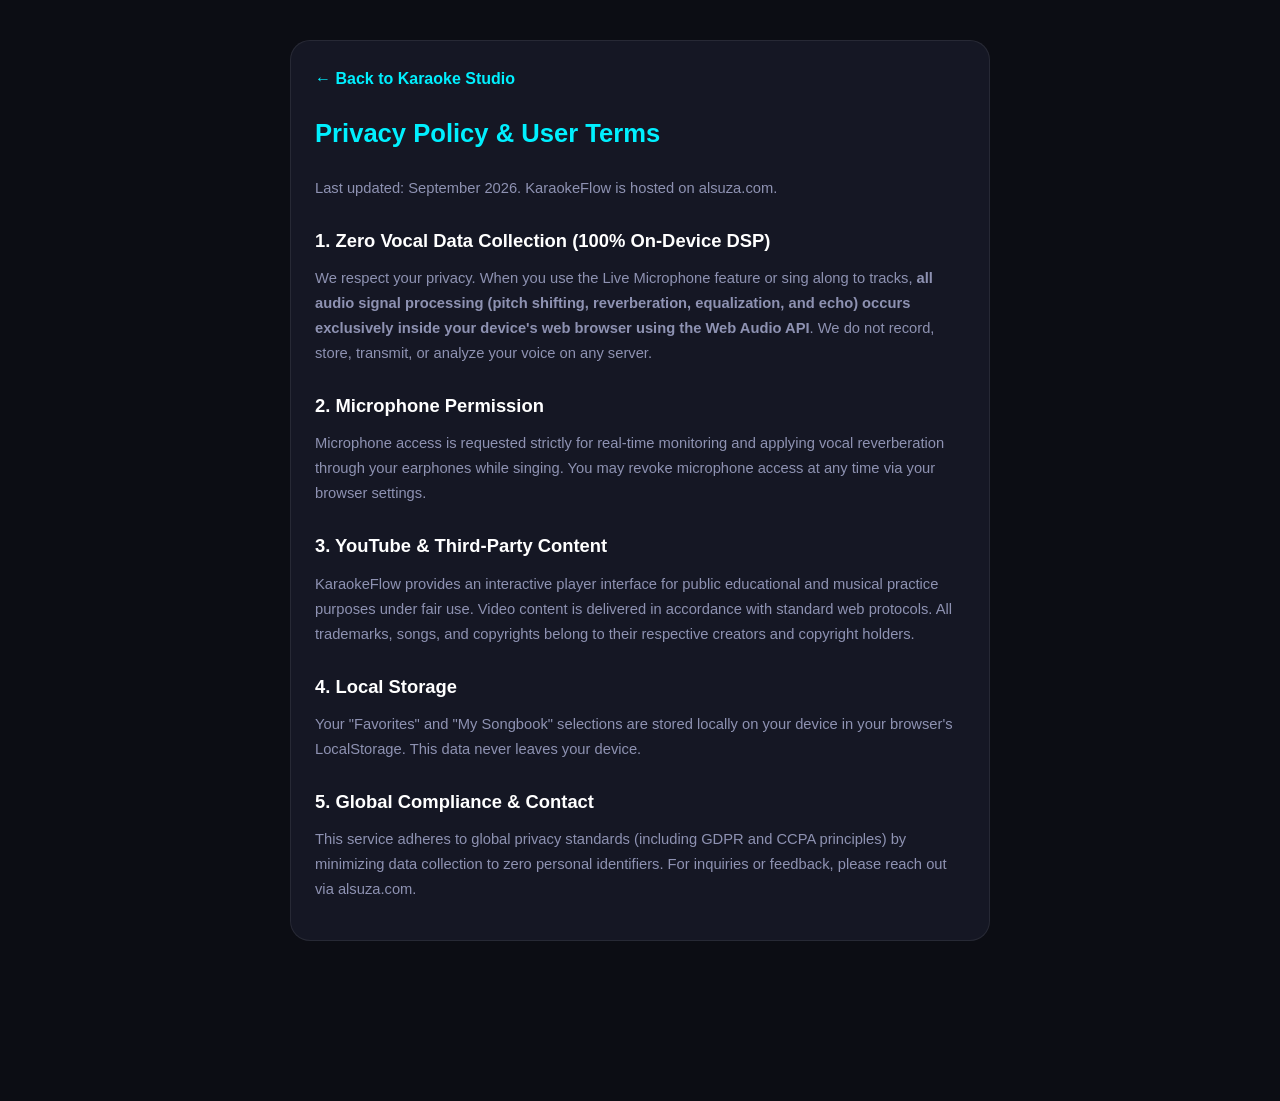
<file: frontend/privacy.html>
<!DOCTYPE html>
<html lang="en">
<head>
    <meta charset="UTF-8">
    <meta name="viewport" content="width=device-width, initial-scale=1.0">
    <title>Privacy Policy & Terms - KaraokeFlow</title>
    <link rel="stylesheet" href="css/style.css">
    <style>
        .doc-body {
            max-width: 700px;
            margin: 40px auto;
            padding: 24px;
            background: var(--bg-card);
            border-radius: var(--radius-lg);
            border: 1px solid var(--border);
            line-height: 1.7;
        }
        .doc-body h1 { margin-bottom: 20px; font-size: 1.6rem; color: var(--primary); }
        .doc-body h2 { margin-top: 24px; margin-bottom: 10px; font-size: 1.15rem; color: #fff; }
        .doc-body p { margin-bottom: 14px; color: var(--text-muted); font-size: 0.92rem; }
        .doc-body ul { margin-left: 20px; margin-bottom: 16px; color: var(--text-muted); font-size: 0.92rem; }
        .doc-body li { margin-bottom: 6px; }
        .back-link { display: inline-block; margin-bottom: 20px; color: var(--primary); text-decoration: none; font-weight: 600; }
    </style>
</head>
<body>
    <div class="doc-body">
        <a href="/" class="back-link">&larr; Back to Karaoke Studio</a>
        <h1>Privacy Policy & User Terms</h1>
        <p>Last updated: September 2026. KaraokeFlow is hosted on alsuza.com.</p>

        <h2>1. Zero Vocal Data Collection (100% On-Device DSP)</h2>
        <p>We respect your privacy. When you use the Live Microphone feature or sing along to tracks, <strong>all audio signal processing (pitch shifting, reverberation, equalization, and echo) occurs exclusively inside your device's web browser using the Web Audio API</strong>. We do not record, store, transmit, or analyze your voice on any server.</p>

        <h2>2. Microphone Permission</h2>
        <p>Microphone access is requested strictly for real-time monitoring and applying vocal reverberation through your earphones while singing. You may revoke microphone access at any time via your browser settings.</p>

        <h2>3. YouTube & Third-Party Content</h2>
        <p>KaraokeFlow provides an interactive player interface for public educational and musical practice purposes under fair use. Video content is delivered in accordance with standard web protocols. All trademarks, songs, and copyrights belong to their respective creators and copyright holders.</p>

        <h2>4. Local Storage</h2>
        <p>Your "Favorites" and "My Songbook" selections are stored locally on your device in your browser's LocalStorage. This data never leaves your device.</p>

        <h2>5. Global Compliance & Contact</h2>
        <p>This service adheres to global privacy standards (including GDPR and CCPA principles) by minimizing data collection to zero personal identifiers. For inquiries or feedback, please reach out via alsuza.com.</p>
    </div>
</body>
</html>
</file>
<file: frontend/css/style.css>
:root {
    --bg-main: #0c0d14;
    --bg-card: #151724;
    --bg-surface: #1e2133;
    --bg-surface-hover: #282c44;
    --primary: #00F0FF;
    --primary-glow: rgba(0, 240, 255, 0.4);
    --accent: #FF007F;
    --accent-glow: rgba(255, 0, 127, 0.4);
    --purple: #8B5CF6;
    --text-main: #FFFFFF;
    --text-muted: #8E92B2;
    --border: rgba(255, 255, 255, 0.08);
    --border-glow: rgba(0, 240, 255, 0.25);
    --radius-sm: 8px;
    --radius-md: 14px;
    --radius-lg: 20px;
    --font: -apple-system, BlinkMacSystemFont, 'Segoe UI', Roboto, Helvetica, Arial, sans-serif;
}

* {
    box-sizing: border-box;
    margin: 0;
    padding: 0;
    -webkit-tap-highlight-color: transparent;
}

body {
    background-color: var(--bg-main);
    color: var(--text-main);
    font-family: var(--font);
    line-height: 1.5;
    min-height: 100vh;
    padding-bottom: 120px; /* Space for fixed bottom player */
    overflow-x: hidden;
}

/* Header */
.app-header {
    position: sticky;
    top: 0;
    z-index: 50;
    display: flex;
    justify-content: space-between;
    align-items: center;
    padding: 12px 18px;
    background: rgba(12, 13, 20, 0.88);
    backdrop-filter: blur(14px);
    border-bottom: 1px solid var(--border);
}

.logo-group {
    display: flex;
    align-items: center;
    gap: 8px;
}

.logo-group h1 {
    font-size: 1.25rem;
    font-weight: 800;
    letter-spacing: -0.5px;
    background: linear-gradient(135deg, var(--primary), var(--accent));
    -webkit-background-clip: text;
    -webkit-text-fill-color: transparent;
}

.header-actions {
    display: flex;
    gap: 8px;
}

/* Buttons */
.btn-primary, .btn-secondary, .sing-btn, .icon-btn {
    display: inline-flex;
    align-items: center;
    justify-content: center;
    gap: 6px;
    border: none;
    cursor: pointer;
    font-weight: 600;
    transition: all 0.2s ease;
    border-radius: var(--radius-sm);
}

.btn-primary {
    background: linear-gradient(135deg, var(--primary), #00A3FF);
    color: #000;
    padding: 8px 14px;
    box-shadow: 0 4px 14px var(--primary-glow);
}

.btn-primary:active {
    transform: scale(0.96);
}

.btn-secondary {
    background: var(--bg-surface);
    color: var(--text-main);
    border: 1px solid var(--border);
    padding: 8px 12px;
}

.btn-secondary:active {
    background: var(--bg-surface-hover);
}

.icon-btn {
    background: var(--bg-surface);
    color: var(--text-main);
    border: 1px solid var(--border);
    width: 38px;
    height: 38px;
    border-radius: 50%;
}

.icon-btn.active {
    color: var(--accent);
    border-color: var(--accent);
    box-shadow: 0 0 10px var(--accent-glow);
}

.sing-btn {
    background: linear-gradient(135deg, var(--accent), #FF3366);
    color: #fff;
    padding: 6px 14px;
    border-radius: 20px;
    font-size: 0.85rem;
    box-shadow: 0 4px 12px var(--accent-glow);
}

/* App Container */
.app-container {
    max-width: 800px;
    margin: 0 auto;
    padding: 16px;
}

/* Stage Area (Video + Canvas) */
.stage-section {
    background: var(--bg-card);
    border-radius: var(--radius-lg);
    border: 1px solid var(--border);
    overflow: hidden;
    margin-bottom: 20px;
    box-shadow: 0 8px 30px rgba(0, 0, 0, 0.4);
}

.video-wrapper {
    position: relative;
    width: 100%;
    padding-top: 56.25%; /* 16:9 Aspect Ratio */
    background: #000;
}

.video-wrapper iframe, #yt-player-container {
    position: absolute;
    top: 0;
    left: 0;
    width: 100%;
    height: 100%;
}

.autoplay-overlay {
    position: absolute;
    top: 0;
    left: 0;
    right: 0;
    bottom: 0;
    background: rgba(12, 13, 20, 0.88);
    display: flex;
    flex-direction: column;
    align-items: center;
    justify-content: center;
    z-index: 20;
    backdrop-filter: blur(6px);
}

.tap-to-play-btn {
    background: linear-gradient(135deg, var(--primary), var(--accent));
    color: #000;
    border: none;
    padding: 14px 28px;
    border-radius: 30px;
    font-size: 1rem;
    font-weight: 800;
    display: flex;
    align-items: center;
    gap: 10px;
    cursor: pointer;
    box-shadow: 0 0 24px var(--primary-glow);
    animation: pulseAnim 1.5s infinite;
}

.visualizer-wrapper {
    width: 100%;
    height: 34px;
    background: #08090f;
    border-top: 1px solid var(--border);
}

#visualizer-canvas {
    width: 100%;
    height: 100%;
    display: block;
}

/* Studio DSP Control Board */
.dsp-board {
    background: var(--bg-card);
    border-radius: var(--radius-lg);
    border: 1px solid var(--border);
    padding: 16px;
    margin-bottom: 20px;
}

.dsp-header {
    display: flex;
    justify-content: space-between;
    align-items: center;
    margin-bottom: 14px;
    padding-bottom: 8px;
    border-bottom: 1px solid var(--border);
}

.dsp-title {
    font-size: 1rem;
    font-weight: 700;
    color: var(--primary);
    display: flex;
    align-items: center;
    gap: 6px;
}

.dsp-grid {
    display: grid;
    grid-template-columns: 1fr;
    gap: 16px;
}

@media (min-width: 600px) {
    .dsp-grid {
        grid-template-columns: 1fr 1fr;
    }
}

/* Control Cards */
.control-card {
    background: var(--bg-surface);
    border-radius: var(--radius-md);
    border: 1px solid var(--border);
    padding: 14px;
}

.control-card-header {
    display: flex;
    justify-content: space-between;
    align-items: center;
    margin-bottom: 10px;
}

.control-label {
    font-size: 0.85rem;
    font-weight: 600;
    color: var(--text-muted);
}

.control-badge {
    padding: 2px 8px;
    border-radius: 10px;
    font-size: 0.8rem;
    font-weight: 700;
}

.control-badge.neutral {
    background: rgba(255, 255, 255, 0.1);
    color: #fff;
}

.control-badge.sharp {
    background: rgba(0, 240, 255, 0.2);
    color: var(--primary);
}

.control-badge.flat {
    background: rgba(255, 0, 127, 0.2);
    color: var(--accent);
}

/* Pitch Quick Steppers */
.pitch-stepper {
    display: flex;
    gap: 10px;
    margin-bottom: 10px;
}

.step-btn {
    flex: 1;
    background: var(--bg-surface-hover);
    color: #fff;
    border: 1px solid var(--border);
    padding: 10px;
    font-size: 1.1rem;
    font-weight: 700;
    border-radius: var(--radius-sm);
    cursor: pointer;
    transition: background 0.2s;
}

.step-btn:active {
    background: var(--primary);
    color: #000;
}

/* Presets & Chips */
.presets-group {
    display: flex;
    flex-wrap: wrap;
    gap: 6px;
    margin-bottom: 10px;
}

.reverb-preset-btn {
    background: var(--bg-surface-hover);
    color: var(--text-muted);
    border: 1px solid var(--border);
    padding: 5px 10px;
    border-radius: 12px;
    font-size: 0.75rem;
    font-weight: 600;
    cursor: pointer;
}

.reverb-preset-btn.active {
    background: var(--purple);
    color: #fff;
    border-color: var(--purple);
    box-shadow: 0 0 10px rgba(139, 92, 246, 0.4);
}

/* Sliders */
.slider-group {
    display: flex;
    align-items: center;
    gap: 10px;
    margin-top: 6px;
}

.slider-group span {
    font-size: 0.75rem;
    color: var(--text-muted);
    min-width: 40px;
}

.custom-range {
    flex: 1;
    -webkit-appearance: none;
    height: 6px;
    background: var(--bg-surface-hover);
    border-radius: 4px;
    outline: none;
}

.custom-range::-webkit-slider-thumb {
    -webkit-appearance: none;
    width: 18px;
    height: 18px;
    border-radius: 50%;
    background: var(--primary);
    box-shadow: 0 0 8px var(--primary-glow);
    cursor: pointer;
}

/* Badges */
.badge {
    font-size: 0.7rem;
    font-weight: 700;
    padding: 2px 8px;
    border-radius: 10px;
}

.badge.off {
    background: rgba(255, 255, 255, 0.1);
    color: var(--text-muted);
}

.badge.on {
    background: rgba(0, 240, 255, 0.2);
    color: var(--primary);
}

.badge.live {
    background: rgba(255, 0, 127, 0.2);
    color: var(--accent);
}

.pulse {
    animation: pulseAnim 1.5s infinite;
}

@keyframes pulseAnim {
    0% { opacity: 1; }
    50% { opacity: 0.4; }
    100% { opacity: 1; }
}

/* Search Section */
.search-section {
    margin-bottom: 20px;
}

.search-bar-wrap {
    display: flex;
    gap: 8px;
    margin-bottom: 12px;
}

.search-input-box {
    flex: 1;
    display: flex;
    align-items: center;
    background: var(--bg-card);
    border: 1px solid var(--border);
    border-radius: var(--radius-md);
    padding: 0 12px;
    transition: border-color 0.2s;
}

.search-input-box:focus-within {
    border-color: var(--primary);
    box-shadow: 0 0 10px var(--primary-glow);
}

.search-input-box svg {
    color: var(--text-muted);
    margin-right: 8px;
}

.search-input-box input {
    flex: 1;
    background: transparent;
    border: none;
    color: #fff;
    font-size: 0.95rem;
    padding: 12px 0;
    outline: none;
}

.search-filter-row {
    display: flex;
    justify-content: space-between;
    align-items: center;
    margin-bottom: 10px;
}

.toggle-wrap {
    display: flex;
    align-items: center;
    gap: 8px;
    font-size: 0.8rem;
    color: var(--text-muted);
    cursor: pointer;
}

/* Genre Chips Horizontal Scroll */
.chips-container {
    display: flex;
    gap: 8px;
    overflow-x: auto;
    padding-bottom: 6px;
    scrollbar-width: none;
}

.chips-container::-webkit-scrollbar {
    display: none;
}

.chip {
    white-space: nowrap;
    background: var(--bg-card);
    border: 1px solid var(--border);
    color: var(--text-muted);
    padding: 6px 14px;
    border-radius: 20px;
    font-size: 0.8rem;
    font-weight: 600;
    cursor: pointer;
    transition: all 0.2s;
}

.chip.active {
    background: var(--primary);
    color: #000;
    border-color: var(--primary);
    box-shadow: 0 2px 10px var(--primary-glow);
}

/* Song Results List */
.song-list {
    display: flex;
    flex-direction: column;
    gap: 10px;
}

.song-card {
    display: flex;
    align-items: center;
    gap: 12px;
    background: var(--bg-card);
    border: 1px solid var(--border);
    border-radius: var(--radius-md);
    padding: 8px;
    cursor: pointer;
    transition: transform 0.15s, border-color 0.15s;
}

.song-card:active {
    transform: scale(0.99);
}

.song-card.now-playing {
    border-color: var(--primary);
    background: linear-gradient(90deg, rgba(0, 240, 255, 0.05), var(--bg-card));
}

.song-thumb-container {
    position: relative;
    width: 80px;
    height: 52px;
    border-radius: var(--radius-sm);
    overflow: hidden;
    flex-shrink: 0;
    background: #000;
}

.song-thumb {
    width: 100%;
    height: 100%;
    object-fit: cover;
}

.song-duration {
    position: absolute;
    bottom: 2px;
    right: 4px;
    background: rgba(0, 0, 0, 0.75);
    font-size: 0.65rem;
    font-weight: 700;
    padding: 1px 4px;
    border-radius: 4px;
}

.song-info {
    flex: 1;
    min-width: 0;
}

.song-title {
    font-size: 0.88rem;
    font-weight: 600;
    color: var(--text-main);
    white-space: nowrap;
    overflow: hidden;
    text-overflow: ellipsis;
}

.song-channel {
    font-size: 0.75rem;
    color: var(--text-muted);
    white-space: nowrap;
    overflow: hidden;
    text-overflow: ellipsis;
}

.song-actions {
    display: flex;
    align-items: center;
    gap: 6px;
}

/* Empty & Loading States */
.empty-state {
    text-align: center;
    padding: 30px 16px;
    color: var(--text-muted);
    font-size: 0.9rem;
}

.loading-indicator {
    display: flex;
    flex-direction: column;
    align-items: center;
    gap: 10px;
    padding: 30px;
    color: var(--primary);
}

.spinner {
    width: 30px;
    height: 30px;
    border: 3px solid rgba(0, 240, 255, 0.2);
    border-top-color: var(--primary);
    border-radius: 50%;
    animation: spin 0.8s linear infinite;
}

@keyframes spin {
    to { transform: rotate(360deg); }
}

/* Fixed Bottom Player Dock */
.player-dock {
    position: fixed;
    bottom: 0;
    left: 0;
    right: 0;
    z-index: 100;
    background: rgba(21, 23, 36, 0.96);
    backdrop-filter: blur(16px);
    border-top: 1px solid var(--border);
    padding: 8px 16px 12px;
    box-shadow: 0 -8px 30px rgba(0, 0, 0, 0.6);
}

.progress-container {
    position: relative;
    height: 4px;
    margin-bottom: 8px;
    cursor: pointer;
}

.progress-bar-input {
    position: absolute;
    top: -6px;
    left: 0;
    width: 100%;
    height: 16px;
    opacity: 0;
    cursor: pointer;
    z-index: 2;
}

.progress-track {
    width: 100%;
    height: 100%;
    background: rgba(255, 255, 255, 0.15);
    border-radius: 2px;
}

.progress-fill {
    width: 0%;
    height: 100%;
    background: linear-gradient(90deg, var(--primary), var(--accent));
    border-radius: 2px;
}

.dock-content {
    display: flex;
    justify-content: space-between;
    align-items: center;
    max-width: 800px;
    margin: 0 auto;
}

.dock-track-info {
    display: flex;
    align-items: center;
    gap: 10px;
    min-width: 0;
    flex: 1;
}

.dock-thumb {
    width: 44px;
    height: 44px;
    border-radius: var(--radius-sm);
    object-fit: cover;
    background: #000;
}

.dock-text {
    min-width: 0;
}

.dock-title {
    font-size: 0.85rem;
    font-weight: 600;
    white-space: nowrap;
    overflow: hidden;
    text-overflow: ellipsis;
}

.dock-channel {
    font-size: 0.72rem;
    color: var(--text-muted);
}

.dock-meta-row {
    display: flex;
    align-items: center;
    gap: 6px;
    font-size: 0.72rem;
    color: var(--text-muted);
    white-space: nowrap;
    overflow: hidden;
    text-overflow: ellipsis;
}

.dock-sep {
    color: rgba(255, 255, 255, 0.3);
    font-size: 0.65rem;
}

.dock-time {
    font-variant-numeric: tabular-nums;
    color: var(--primary);
}

.dock-controls {
    display: flex;
    align-items: center;
    gap: 10px;
}

.play-circle-btn {
    width: 46px;
    height: 46px;
    border-radius: 50%;
    background: linear-gradient(135deg, var(--primary), #00A3FF);
    color: #000;
    display: flex;
    align-items: center;
    justify-content: center;
    border: none;
    cursor: pointer;
    box-shadow: 0 4px 14px var(--primary-glow);
}

.play-circle-btn:active {
    transform: scale(0.94);
}

/* Modals */
.modal-overlay {
    position: fixed;
    top: 0;
    left: 0;
    right: 0;
    bottom: 0;
    background: rgba(0, 0, 0, 0.75);
    backdrop-filter: blur(8px);
    display: flex;
    align-items: center;
    justify-content: center;
    z-index: 200;
    padding: 20px;
}

.modal-content {
    background: var(--bg-card);
    border: 1px solid var(--border);
    border-radius: var(--radius-lg);
    padding: 24px;
    max-width: 420px;
    width: 100%;
    text-align: center;
    box-shadow: 0 12px 40px rgba(0, 0, 0, 0.6);
}

.modal-content h3 {
    margin-bottom: 12px;
    font-size: 1.15rem;
}

.modal-content p {
    color: var(--text-muted);
    font-size: 0.88rem;
    margin-bottom: 18px;
    line-height: 1.6;
}

.modal-actions {
    display: flex;
    gap: 10px;
    justify-content: center;
}

.qr-box {
    margin: 14px auto;
    width: 220px;
    height: 220px;
    background: #fff;
    padding: 10px;
    border-radius: var(--radius-md);
}

.qr-box img {
    width: 100%;
    height: 100%;
}

.url-box {
    background: var(--bg-surface);
    padding: 10px;
    border-radius: var(--radius-sm);
    font-size: 0.8rem;
    word-break: break-all;
    margin-bottom: 14px;
    border: 1px dashed var(--border);
}

/* Toasts */
.toast {
    position: fixed;
    top: 20px;
    left: 50%;
    transform: translateX(-50%) translateY(-30px);
    background: var(--bg-surface);
    color: #fff;
    border: 1px solid var(--border);
    padding: 10px 18px;
    border-radius: 20px;
    font-size: 0.85rem;
    font-weight: 600;
    opacity: 0;
    transition: all 0.25s ease;
    z-index: 300;
    box-shadow: 0 6px 20px rgba(0, 0, 0, 0.4);
}

.toast.show {
    transform: translateX(-50%) translateY(0);
    opacity: 1;
}

.toast-success {
    border-color: #10B981;
    color: #10B981;
}

.toast-error {
    border-color: #EF4444;
    color: #EF4444;
}

.toast-info {
    border-color: var(--primary);
    color: var(--primary);
}

.hidden {
    display: none !important;
}

/* Embed Restriction Warning Overlay */
.embed-notice-overlay {
    position: absolute;
    inset: 0;
    background: rgba(10, 12, 20, 0.94);
    display: flex;
    flex-direction: column;
    align-items: center;
    justify-content: center;
    padding: 20px;
    text-align: center;
    z-index: 10;
}

.embed-notice-icon {
    font-size: 2rem;
    margin-bottom: 8px;
}

.embed-notice-title {
    font-size: 0.95rem;
    font-weight: 700;
    color: #FFB800;
    margin-bottom: 6px;
}

.embed-notice-text {
    font-size: 0.8rem;
    color: var(--text-secondary);
    line-height: 1.4;
    max-width: 380px;
    margin-bottom: 14px;
}

.embed-notice-actions {
    display: flex;
    gap: 10px;
    flex-wrap: wrap;
    justify-content: center;
}

/* Responsive Mobile Layout */
@media (max-width: 600px) {
    .container {
        padding: 8px 12px 100px;
    }
    
    .header {
        padding: 10px 0;
        gap: 8px;
    }
    
    .logo-text {
        font-size: 1.1rem;
    }
    
    .header-actions {
        gap: 6px;
    }
    
    .btn-secondary {
        padding: 6px 10px;
        font-size: 0.75rem;
    }
    
    .player-dock {
        padding: 8px 12px 14px;
    }

    .dock-content {
        gap: 8px;
    }

    .dock-track-info {
        flex: 1;
        min-width: 0;
        max-width: calc(100% - 145px);
        gap: 8px;
    }

    .dock-thumb {
        width: 38px;
        height: 38px;
        flex-shrink: 0;
    }

    .dock-controls {
        gap: 6px;
        flex-shrink: 0;
    }

    .icon-btn {
        width: 32px;
        height: 32px;
    }

    .play-circle-btn {
        width: 40px;
        height: 40px;
    }
    
    .pitch-grid {
        grid-template-columns: repeat(3, 1fr);
        gap: 6px;
    }
    
    .reverb-presets {
        grid-template-columns: repeat(3, 1fr);
        gap: 6px;
    }
    
    .song-card {
        padding: 8px;
        gap: 10px;
    }
    
    .song-thumb {
        width: 80px;
        height: 52px;
    }
}
</file>
